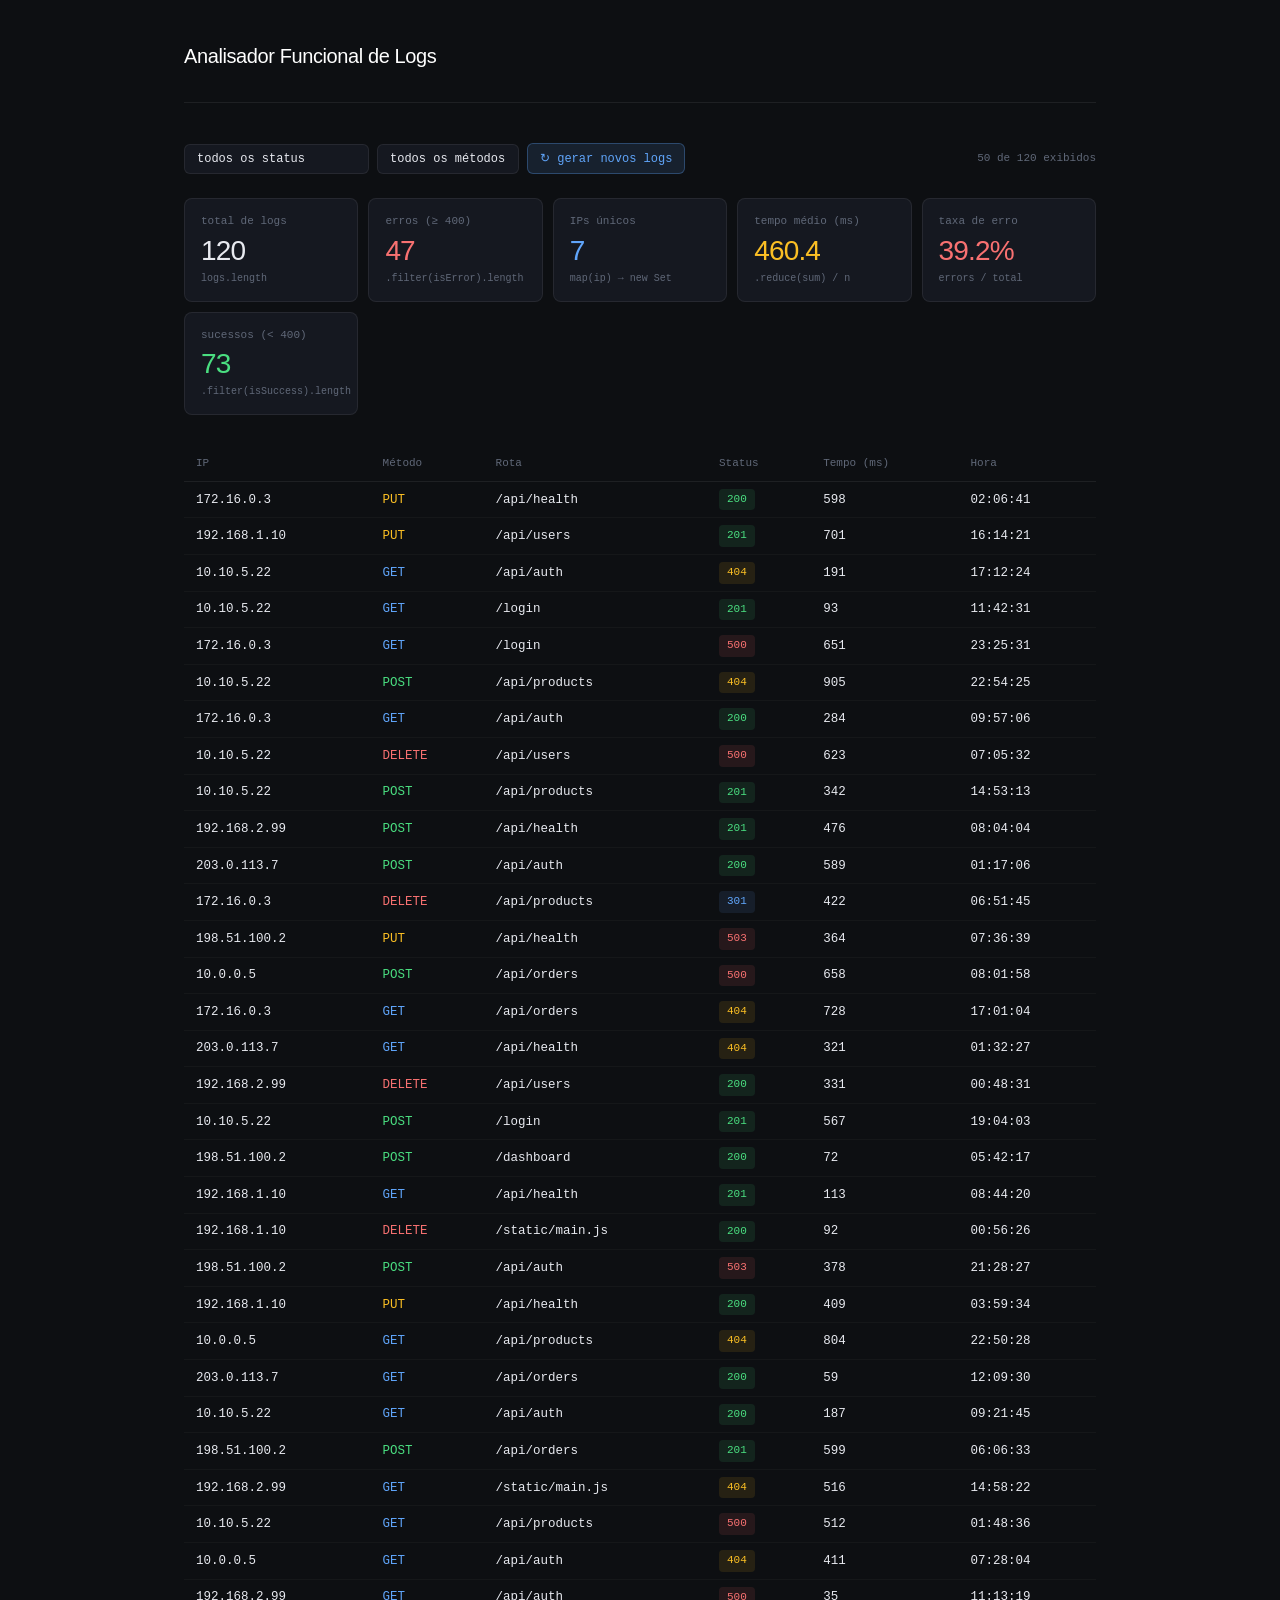
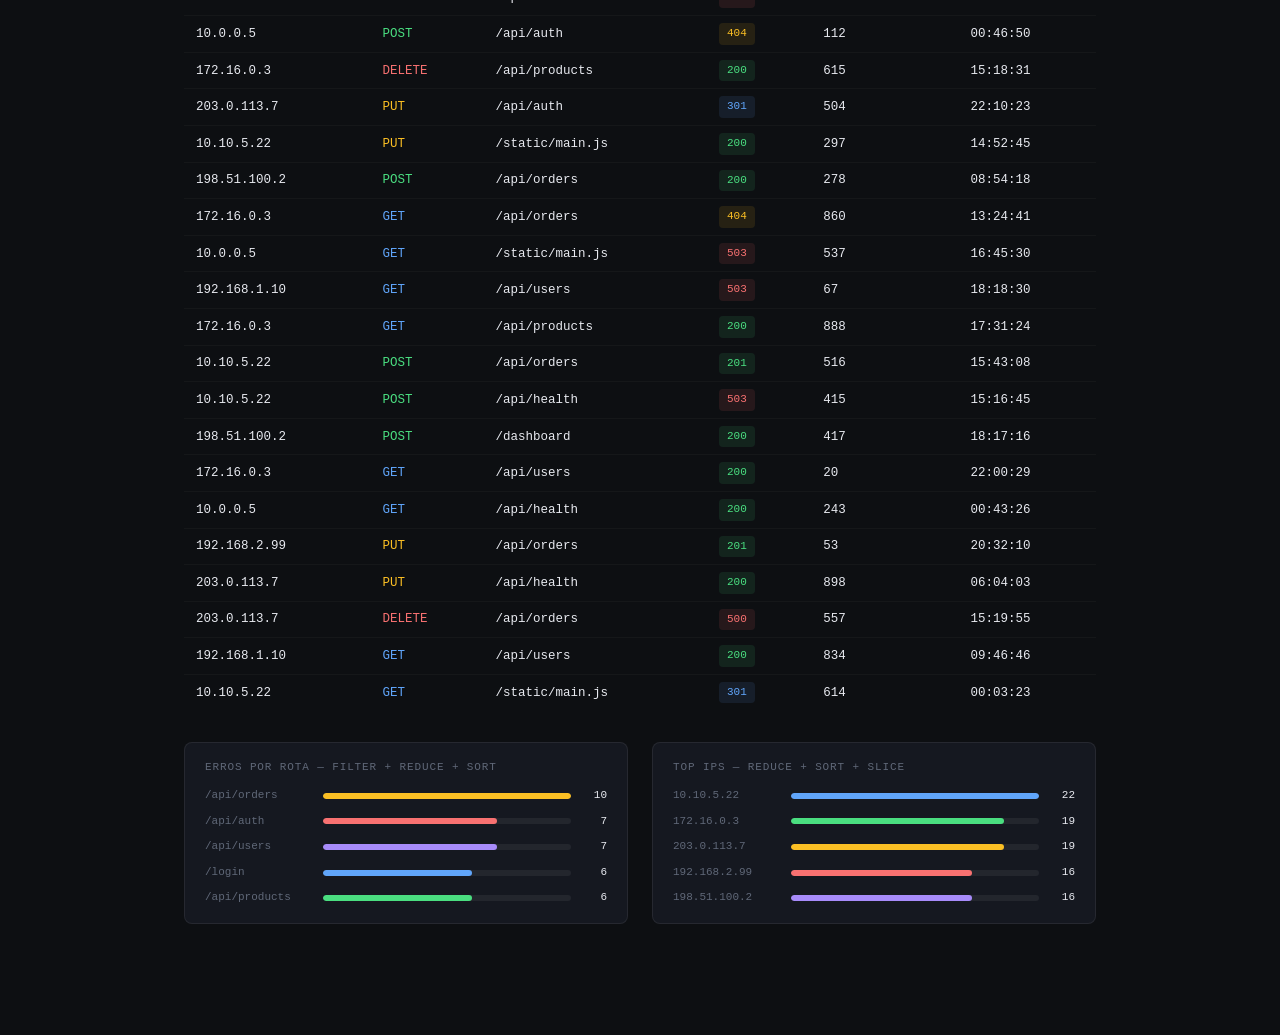
<file: index.html>
<!DOCTYPE html>
<html lang="pt-BR">

<head>
    <meta charset="UTF-8" />
    <meta name="viewport" content="width=device-width, initial-scale=1.0" />
    <title>Analisador Funcional de Logs</title>
    <link rel="stylesheet" href="style.css" />
</head>

<body>
    <div class="shell">

        <header>
            <div class="title-row">
                <h1>Analisador Funcional de Logs</h1>
            </div>
        </header>

        <!-- Controles -->
        <div class="controls">
            <select id="selStatus" onchange="applyAndRender()">
                <option value="">todos os status</option>
                <option value="2">2xx — sucesso</option>
                <option value="3">3xx — redirecionamento</option>
                <option value="4">4xx — erro cliente</option>
                <option value="5">5xx — erro servidor</option>
            </select>

            <select id="selMethod" onchange="applyAndRender()">
                <option value="">todos os métodos</option>
                <option value="GET">GET</option>
                <option value="POST">POST</option>
                <option value="DELETE">DELETE</option>
                <option value="PUT">PUT</option>
            </select>

            <button class="primary" onclick="regenerate()">↻ gerar novos logs</button>

            <span class="count-msg" id="countMsg"></span>
        </div>

        <!-- Métricas -->
        <div class="metrics" id="metrics"></div>

        <!-- Tabela -->
        <div class="table-wrap">
            <table>
                <thead>
                    <tr>
                        <th>IP</th>
                        <th>Método</th>
                        <th>Rota</th>
                        <th>Status</th>
                        <th>Tempo (ms)</th>
                        <th>Hora</th>
                    </tr>
                </thead>
                <tbody id="tbody"></tbody>
            </table>
        </div>

        <!-- Barras -->
        <div class="bars-grid">
            <div class="bars-section">
                <p class="section-label">erros por rota — filter + reduce + sort</p>
                <div id="routeBars"></div>
            </div>
            <div class="bars-section">
                <p class="section-label">top IPs — reduce + sort + slice</p>
                <div id="ipBars"></div>
            </div>
        </div>

    </div>
    <script src="logs.js"></script>
    <script src="ui.js"></script>
</body>
</html>
</file>
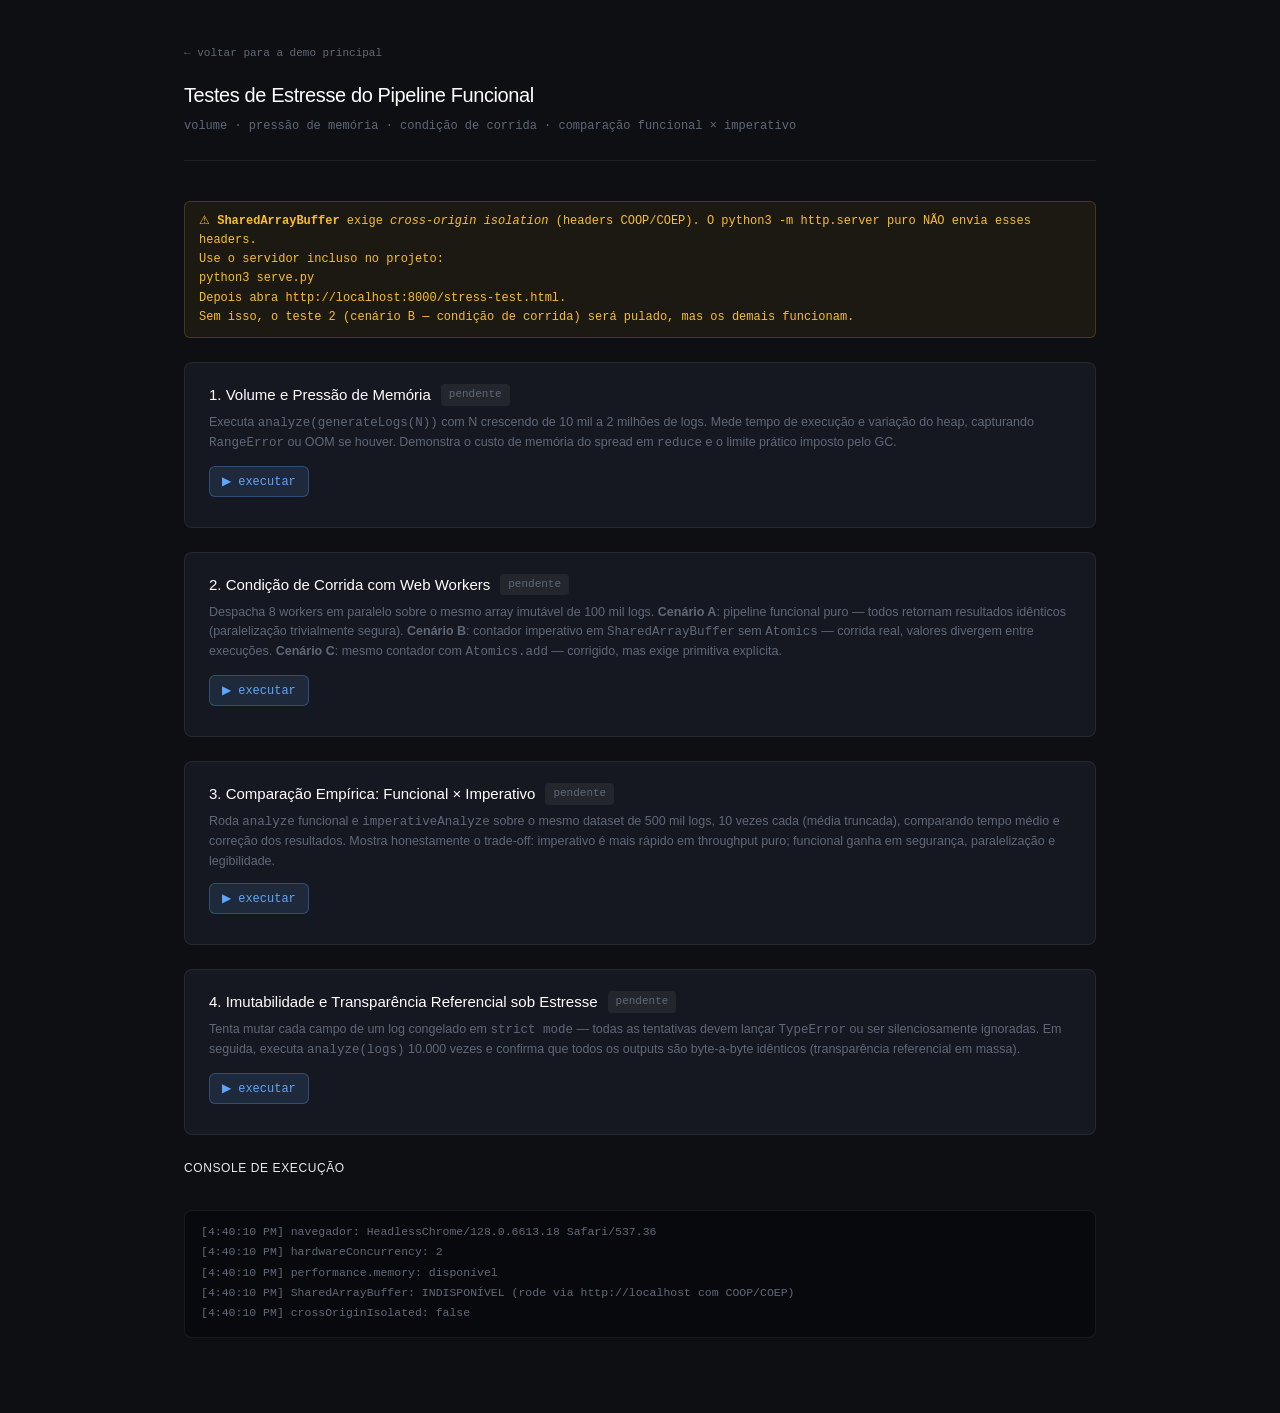
<file: stress-test.html>
<!DOCTYPE html>
<html lang="pt-BR">

<head>
    <meta charset="UTF-8" />
    <meta name="viewport" content="width=device-width, initial-scale=1.0" />
    <title>Testes de Estresse — Analisador Funcional de Logs</title>
    <link rel="stylesheet" href="style.css" />
    <style>
        /* Estilos específicos da página de testes de estresse */
        .test-card {
            background: var(--surface);
            border: 1px solid var(--border);
            border-radius: 8px;
            padding: 1.25rem 1.5rem;
            margin-bottom: 1.5rem;
        }

        .test-card h2 {
            font-size: 15px;
            font-weight: 500;
            margin-bottom: 6px;
            color: #fff;
            display: flex;
            align-items: center;
            gap: 10px;
        }

        .test-card p.desc {
            font-size: 12.5px;
            color: var(--muted);
            margin-bottom: 12px;
            line-height: 1.55;
        }

        .test-actions {
            display: flex;
            gap: 8px;
            align-items: center;
            margin-bottom: 10px;
        }

        .badge.pending {
            background: rgba(255, 255, 255, 0.06);
            color: var(--muted);
            font-family: var(--mono);
        }

        .badge.running {
            background: rgba(96, 165, 250, 0.12);
            color: var(--blue);
            font-family: var(--mono);
            animation: pulse 1.4s ease-in-out infinite;
        }

        .badge.ok {
            background: rgba(74, 222, 128, 0.12);
            color: var(--green);
            font-family: var(--mono);
        }

        @keyframes pulse {
            0%, 100% { opacity: 1; }
            50% { opacity: 0.5; }
        }

        .result-table {
            margin-top: 10px;
        }

        .result-table th {
            font-size: 11px;
        }

        .result-table td {
            font-size: 12px;
        }

        .ok { color: var(--green); }
        .err { color: var(--red); }

        h3 {
            font-size: 12px;
            font-weight: 500;
            color: var(--text);
            margin: 16px 0 6px;
            text-transform: uppercase;
            letter-spacing: 0.05em;
        }

        #console {
            background: #08090c;
            border: 1px solid var(--border);
            border-radius: 8px;
            padding: 12px 16px;
            font-family: var(--mono);
            font-size: 11.5px;
            max-height: 260px;
            overflow-y: auto;
            margin-top: 2rem;
        }

        .log-line {
            color: var(--muted);
            margin-bottom: 2px;
            white-space: pre-wrap;
        }

        .log-line.ok { color: var(--green); }
        .log-line.err { color: var(--red); }

        .back-link {
            font-family: var(--mono);
            font-size: 11px;
            color: var(--muted);
            text-decoration: none;
            margin-bottom: 1rem;
            display: inline-block;
        }

        .back-link:hover { color: var(--blue); }

        .warn-box {
            background: rgba(251, 191, 36, 0.06);
            border: 1px solid rgba(251, 191, 36, 0.2);
            border-radius: 6px;
            padding: 10px 14px;
            font-size: 12px;
            color: var(--yellow);
            margin-bottom: 1.5rem;
            font-family: var(--mono);
            line-height: 1.6;
        }
    </style>
</head>

<body>
    <div class="shell">

        <a href="index.html" class="back-link">← voltar para a demo principal</a>

        <header>
            <div class="title-row">
                <h1>Testes de Estresse do Pipeline Funcional</h1>
            </div>
            <p class="subtitle">volume · pressão de memória · condição de corrida · comparação funcional × imperativo</p>
        </header>

        <div class="warn-box">
            ⚠ <strong>SharedArrayBuffer</strong> exige <em>cross-origin isolation</em> (headers COOP/COEP).
            O <code>python3 -m http.server</code> puro NÃO envia esses headers.
            <br>Use o servidor incluso no projeto:
            <br><code>python3 serve.py</code>
            <br>Depois abra <code>http://localhost:8000/stress-test.html</code>.
            <br>Sem isso, o teste 2 (cenário B — condição de corrida) será pulado, mas os demais funcionam.
        </div>

        <!-- 1. Volume -->
        <div class="test-card">
            <h2>1. Volume e Pressão de Memória
                <span id="statusVolume" class="badge pending">pendente</span>
            </h2>
            <p class="desc">
                Executa <code>analyze(generateLogs(N))</code> com N crescendo de 10 mil a 2 milhões de logs.
                Mede tempo de execução e variação do heap, capturando <code>RangeError</code> ou OOM se houver.
                Demonstra o custo de memória do spread em <code>reduce</code> e o limite prático imposto pelo GC.
            </p>
            <div class="test-actions">
                <button class="primary" onclick="runVolumeTest()">▶ executar</button>
            </div>
            <div id="resultVolume"></div>
        </div>

        <!-- 2. Race condition -->
        <div class="test-card">
            <h2>2. Condição de Corrida com Web Workers
                <span id="statusRace" class="badge pending">pendente</span>
            </h2>
            <p class="desc">
                Despacha 8 workers em paralelo sobre o mesmo array imutável de 100 mil logs.
                <strong>Cenário A</strong>: pipeline funcional puro — todos retornam resultados idênticos
                (paralelização trivialmente segura).
                <strong>Cenário B</strong>: contador imperativo em <code>SharedArrayBuffer</code> sem
                <code>Atomics</code> — corrida real, valores divergem entre execuções.
                <strong>Cenário C</strong>: mesmo contador com <code>Atomics.add</code> — corrigido, mas
                exige primitiva explícita.
            </p>
            <div class="test-actions">
                <button class="primary" onclick="runRaceConditionTest()">▶ executar</button>
            </div>
            <div id="resultRace"></div>
        </div>

        <!-- 3. Comparison -->
        <div class="test-card">
            <h2>3. Comparação Empírica: Funcional × Imperativo
                <span id="statusComp" class="badge pending">pendente</span>
            </h2>
            <p class="desc">
                Roda <code>analyze</code> funcional e <code>imperativeAnalyze</code> sobre o mesmo dataset
                de 500 mil logs, 10 vezes cada (média truncada), comparando tempo médio e correção
                dos resultados. Mostra honestamente o trade-off: imperativo é mais rápido em throughput puro;
                funcional ganha em segurança, paralelização e legibilidade.
            </p>
            <div class="test-actions">
                <button class="primary" onclick="runComparisonTest()">▶ executar</button>
            </div>
            <div id="resultComp"></div>
        </div>

        <!-- 4. Immutability -->
        <div class="test-card">
            <h2>4. Imutabilidade e Transparência Referencial sob Estresse
                <span id="statusImmut" class="badge pending">pendente</span>
            </h2>
            <p class="desc">
                Tenta mutar cada campo de um log congelado em <code>strict mode</code> — todas as tentativas
                devem lançar <code>TypeError</code> ou ser silenciosamente ignoradas. Em seguida, executa
                <code>analyze(logs)</code> 10.000 vezes e confirma que todos os outputs são byte-a-byte
                idênticos (transparência referencial em massa).
            </p>
            <div class="test-actions">
                <button class="primary" onclick="runImmutabilityTest()">▶ executar</button>
            </div>
            <div id="resultImmut"></div>
        </div>

        <!-- Console -->
        <h3>console de execução</h3>
        <div id="console"></div>

    </div>

    <script src="logs.js"></script>
    <script src="imperative.js"></script>
    <script src="stress.js"></script>
</body>

</html>
</file>
<file: style.css>
*,
 *::before,
 *::after {
     box-sizing: border-box;
     margin: 0;
     padding: 0;
 }

 :root {
     --bg: #0d0f12;
     --surface: #151820;
     --border: rgba(255, 255, 255, 0.07);
     --text: #e8eaf0;
     --muted: #606878;
     --green: #4ade80;
     --red: #f87171;
     --yellow: #fbbf24;
     --blue: #60a5fa;
     --purple: #a78bfa;
     --mono: 'IBM Plex Mono', monospace;
     --sans: 'IBM Plex Sans', sans-serif;
 }

 body {
     font-family: var(--sans);
     background: var(--bg);
     color: var(--text);
     min-height: 100vh;
     font-size: 14px;
     line-height: 1.6;
 }

 /* ── Layout ── */
 .shell {
     max-width: 960px;
     margin: 0 auto;
     padding: 2.5rem 1.5rem 5rem;
 }

 /* ── Header ── */
 header {
     margin-bottom: 2.5rem;
     padding-bottom: 1.5rem;
     border-bottom: 1px solid var(--border);
 }

 .title-row {
     display: flex;
     align-items: baseline;
     gap: 12px;
     flex-wrap: wrap;
     margin-bottom: 6px;
 }

 h1 {
     font-size: 20px;
     font-weight: 500;
     letter-spacing: -0.02em;
     color: #fff;
 }

 .subtitle {
     font-size: 12px;
     color: var(--muted);
     font-family: var(--mono);
 }

 .rules {
     display: flex;
     gap: 8px;
     flex-wrap: wrap;
     margin-top: 12px;
 }

 .rule {
     font-family: var(--mono);
     font-size: 11px;
     padding: 3px 10px;
     border-radius: 4px;
     border: 1px solid;
 }

 .rule-ok {
     color: var(--green);
     border-color: rgba(74, 222, 128, 0.25);
     background: rgba(74, 222, 128, 0.06);
 }

 .rule-no {
     color: var(--red);
     border-color: rgba(248, 113, 113, 0.25);
     background: rgba(248, 113, 113, 0.06);
 }

 /* ── Controls ── */
 .controls {
     display: flex;
     gap: 8px;
     flex-wrap: wrap;
     align-items: center;
     margin-bottom: 1.5rem;
 }

 select,
 button {
     font-family: var(--mono);
     font-size: 12px;
     border-radius: 6px;
     border: 1px solid var(--border);
     background: var(--surface);
     color: var(--text);
     padding: 7px 12px;
     cursor: pointer;
     transition: border-color 0.15s;
     appearance: none;
 }

 select:hover,
 button:hover {
     border-color: rgba(255, 255, 255, 0.2);
 }

 select:focus,
 button:focus {
     outline: none;
     border-color: var(--blue);
 }

 button.primary {
     background: rgba(96, 165, 250, 0.12);
     border-color: rgba(96, 165, 250, 0.3);
     color: var(--blue);
 }

 button.primary:hover {
     background: rgba(96, 165, 250, 0.2);
 }

 .count-msg {
     font-family: var(--mono);
     font-size: 11px;
     color: var(--muted);
     margin-left: auto;
 }

 /* ── Metrics ── */
 .metrics {
     display: grid;
     grid-template-columns: repeat(auto-fit, minmax(150px, 1fr));
     gap: 10px;
     margin-bottom: 2rem;
 }

 .metric {
     background: var(--surface);
     border: 1px solid var(--border);
     border-radius: 8px;
     padding: 14px 16px;
 }

 .metric-label {
     font-size: 11px;
     color: var(--muted);
     font-family: var(--mono);
     margin-bottom: 6px;
 }

 .metric-value {
     font-size: 28px;
     font-weight: 300;
     letter-spacing: -0.03em;
     line-height: 1;
 }

 .metric-fn {
     font-family: var(--mono);
     font-size: 10px;
     color: var(--muted);
     margin-top: 6px;
 }

 .c-green {
     color: var(--green);
 }

 .c-red {
     color: var(--red);
 }

 .c-blue {
     color: var(--blue);
 }

 .c-yellow {
     color: var(--yellow);
 }

 .c-text {
     color: var(--text);
 }

 /* ── Table ── */
 .table-wrap {
     overflow-x: auto;
     margin-bottom: 2rem;
 }

 table {
     width: 100%;
     border-collapse: collapse;
     font-size: 12.5px;
     font-family: var(--mono);
 }

 th {
     text-align: left;
     padding: 8px 12px;
     color: var(--muted);
     font-size: 11px;
     border-bottom: 1px solid var(--border);
     font-weight: 400;
     white-space: nowrap;
 }

 td {
     padding: 7px 12px;
     border-bottom: 1px solid rgba(255, 255, 255, 0.03);
     white-space: nowrap;
     overflow: hidden;
     text-overflow: ellipsis;
     max-width: 180px;
 }

 tr:last-child td {
     border-bottom: none;
 }

 tr:hover td {
     background: rgba(255, 255, 255, 0.02);
 }

 .badge {
     display: inline-block;
     padding: 2px 8px;
     border-radius: 4px;
     font-size: 11px;
 }

 .s2xx {
     background: rgba(74, 222, 128, 0.1);
     color: var(--green);
 }

 .s3xx {
     background: rgba(96, 165, 250, 0.1);
     color: var(--blue);
 }

 .s4xx {
     background: rgba(251, 191, 36, 0.1);
     color: var(--yellow);
 }

 .s5xx {
     background: rgba(248, 113, 113, 0.1);
     color: var(--red);
 }

 /* ── Barras ── */
 .section-label {
     font-family: var(--mono);
     font-size: 11px;
     color: var(--muted);
     text-transform: uppercase;
     letter-spacing: 0.08em;
     margin: 0 0 10px;
 }

 .bars-grid {
     display: grid;
     grid-template-columns: 1fr 1fr;
     gap: 1.5rem;
     margin-bottom: 2rem;
 }

 @media (max-width: 600px) {
     .bars-grid {
         grid-template-columns: 1fr;
     }
 }

 .bars-section {
     background: var(--surface);
     border: 1px solid var(--border);
     border-radius: 8px;
     padding: 1rem 1.25rem;
 }

 .bar-row {
     display: flex;
     align-items: center;
     gap: 8px;
     margin-bottom: 8px;
     font-family: var(--mono);
     font-size: 11px;
 }

 .bar-row:last-child {
     margin-bottom: 0;
 }

 .bar-lbl {
     width: 110px;
     min-width: 110px;
     color: var(--muted);
     overflow: hidden;
     text-overflow: ellipsis;
     white-space: nowrap;
 }

 .bar-track {
     flex: 1;
     height: 6px;
     background: rgba(255, 255, 255, 0.06);
     border-radius: 3px;
     overflow: hidden;
 }

 .bar-fill {
     height: 100%;
     border-radius: 3px;
     transition: width 0.35s cubic-bezier(.4, 0, .2, 1);
 }

 .bar-val {
     color: var(--text);
     min-width: 28px;
     text-align: right;
 }
</file>
